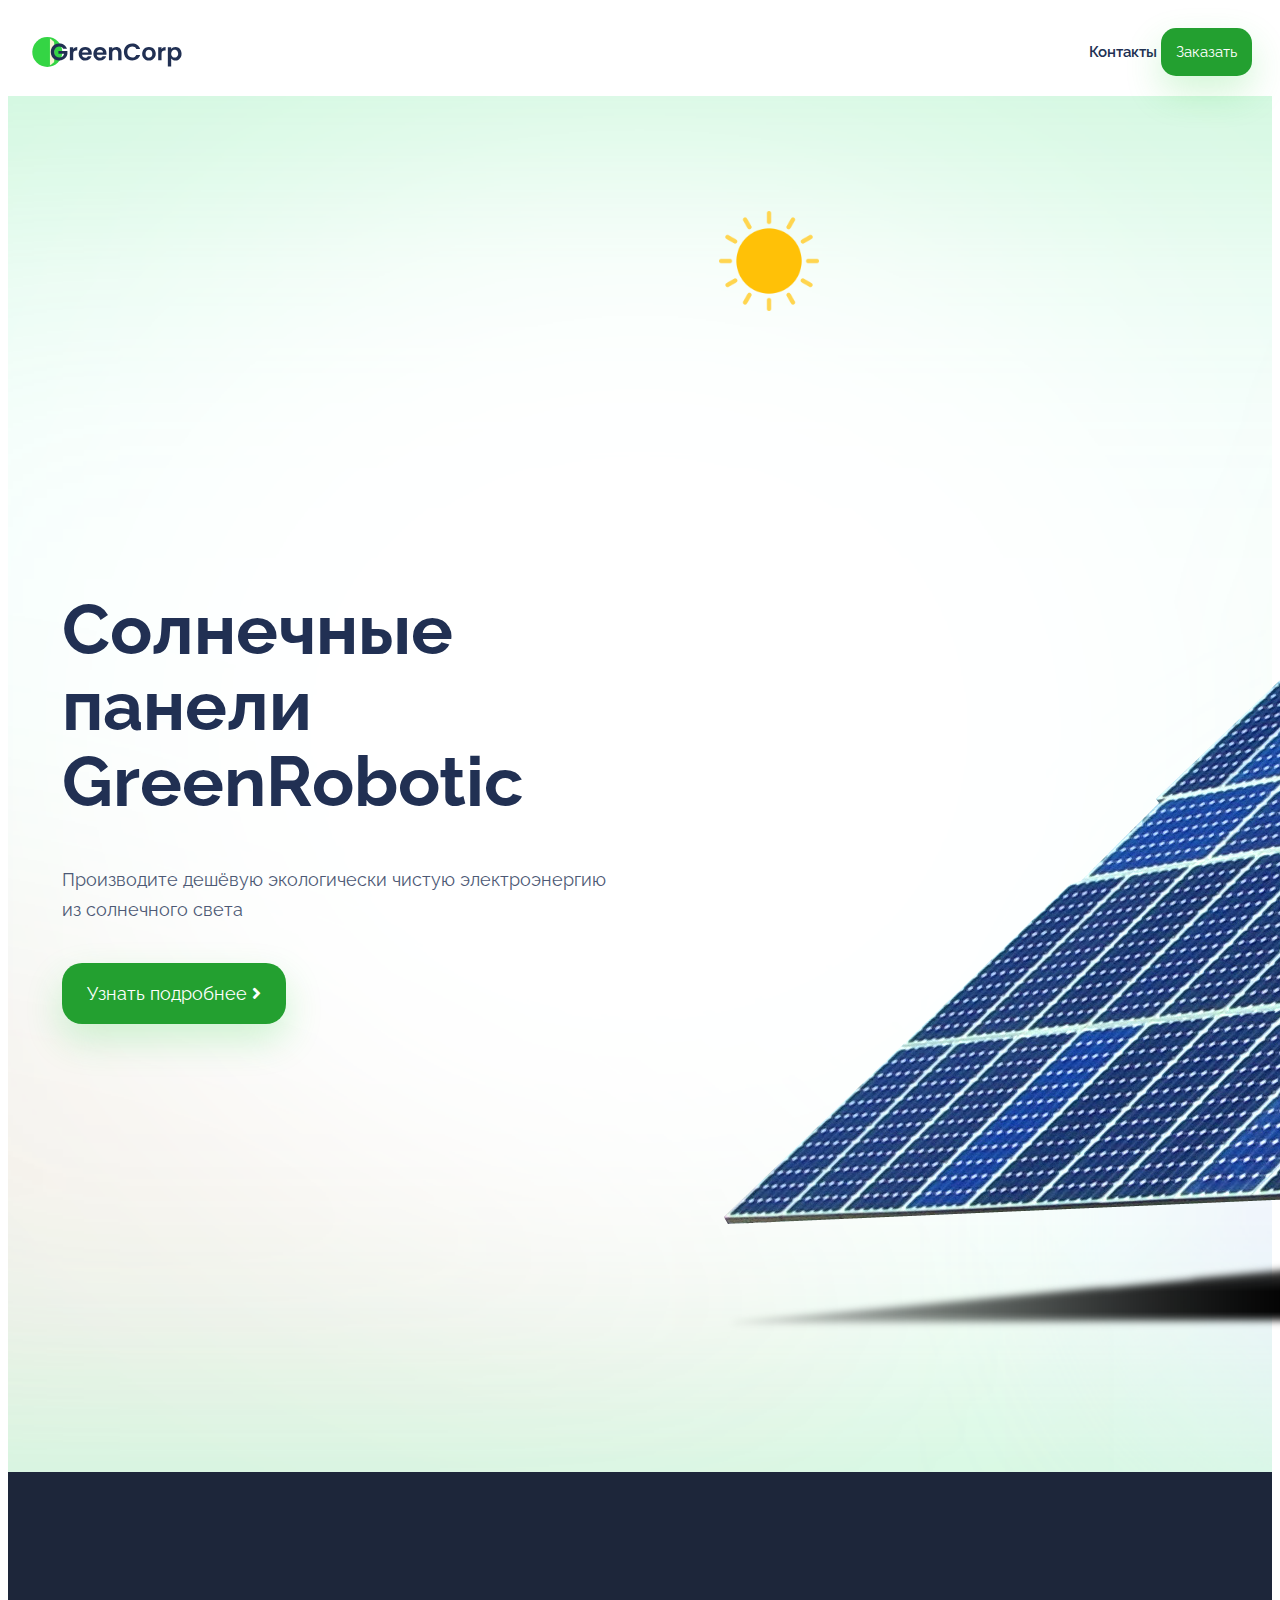
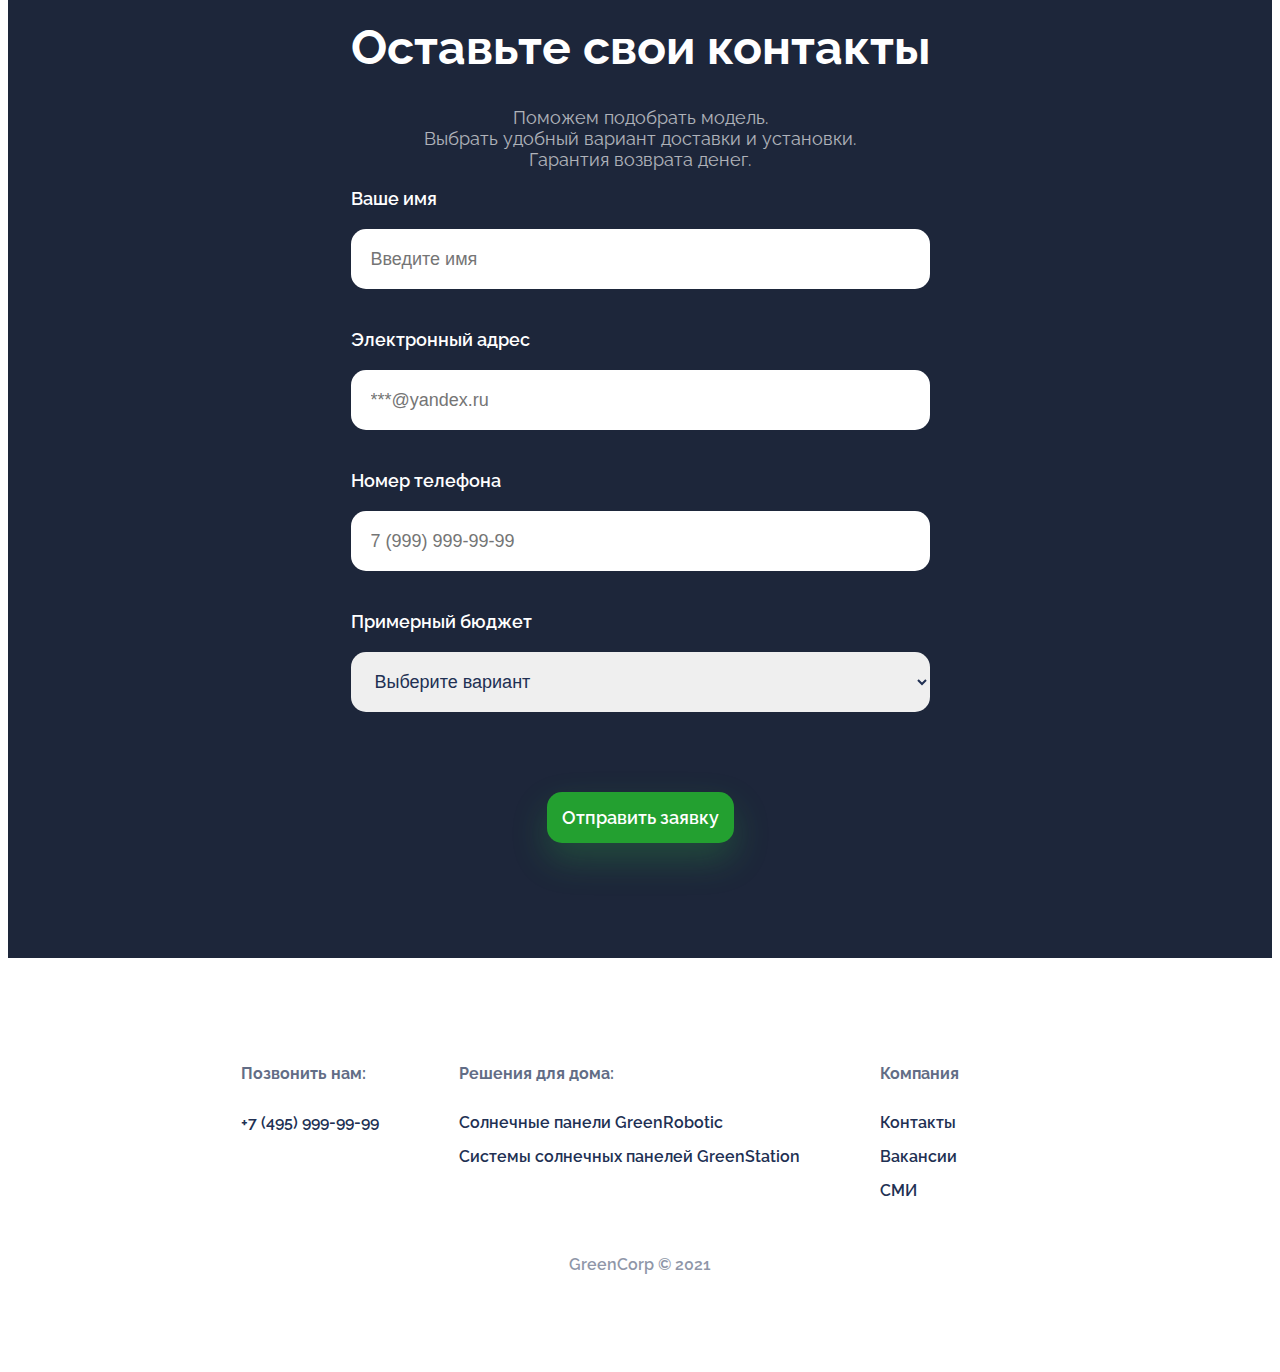
<file: -/2/index.html>
<!DOCTYPE html>
<html lang="ru">

 <head>
    <meta charset='utf-8'>
    <meta http-equiv='X-UA-Compatible' content='IE=edge'>
    <title>Солнечные батареи GreenCorp</title>
    <meta name='viewport' content='width=device-width, initial-scale=1'>
    <link rel='stylesheet' type='text/css' media='screen' href='main.css'>
    <!--<link rel='stylesheet' href='all.min.css'>-->
    <link href="https://fonts.googleapis.com/css2?family=Raleway:wght@100;300;400;500;600;700;800&display=swap" rel="stylesheet">
    <!--<script src='all.min.js'></script>-->

    <link rel="stylesheet" href="https://cdnjs.cloudflare.com/ajax/libs/font-awesome/5.15.4/css/all.min.css" 
integrity="sha512-1ycn6IcaQQ40/MKBW2W4Rhis/DbILU74C1vSrLJxCq57o941Ym01SwNsOMqvEBFlcgUa6xLiPY/NS5R+E6ztJQ==" crossorigin="anonymous" referrerpolicy="no-referrer">
    <link rel="stylesheet" href="https://cdnjs.cloudflare.com/ajax/libs/animate.css/4.1.1/animate.min.css"/>
 
</head>

 <body>
<header>
        <img class="header__logo" src='img/logo.svg'>
        <div class="header__controls">
            <a href="#contacts">Контакты</a>
            <button>Заказать</button>
          </div>
      </header>

<section class="about">
  <div class="about__info animate_animated animate_fadeInLeft animate_slow">
    <h1>Солнечные панели GreenRobotic</h1>
    <p>Производите дешёвую экологически чистую электроэнергию из солнечного света</p>
    <button>Узнать подробнее <i class="fas fa-angle-right"></i></button>
  </div>
  <div class="about__images animate_animated animate_fadeInRight animate_slow">
    <img class="about__sun-image" src="img/sun.png">
    <img class="about__image" src="img/solar-panel.png">
  </div>
</section>

<section class="form">
    <div class="form__containter">
        <h1>Оставьте свои контакты</h1>
        <p>Поможем подобрать модель. <br> Выбрать удобный вариант доставки и установки. <br> Гарантия возврата денег.</p>
   
    <!--
    <input name="search" placeholder="Введите значение">
    <input type="submit" value="Искать">
    <input type="email" placeholder="Введите почту">
    <input type="password" placeholder="Введите пароль">
    <input type="number">
    <input type="tel">
    -->

    <!--
    <p>
        <input type="text" placeholder="Введите логин">
    </p>
    <p>
        <input type="email" placeholder="Введите почту">
    </p>
    <p>
        <input type="password" placeholder="Введите пароль">
    </p>
    <p>
        <input type="number" placeholder="Введите число">
    </p>
    <p>
        <input type="tel" placeholder="Введите телефон">
    </p>
    <p>
        <textarea rows="5" placeholder="Введите комментарий"></textarea>
    </p>
    -->

    <div class="form__group">
        <label for="name">Ваше имя</label>
        <input type="text" placeholder="Введите имя" id="name">
    </div>
    <div class="form__group">
        <label for="email">Электронный адрес</label>
        <input type="email" placeholder="***@yandex.ru" id="email">
    </div>
    <div class="form__group">
        <label for="phone">Номер телефона</label>
        <input type="tel" placeholder="7 (999) 999-99-99" id="phone">
    </div>
    <div class="form__group">
        <label for="budget">Примерный бюджет</label>
        <select id="budget">
            <option>
              Выберите вариант
            </option>
            <option value="10 - 30">
              10 000₽ - 30 000₽
            </option>
            <option value="30 - 60">
              30 000₽ - 60 000₽
            </option>
            <option value="60 - 100">
              60 000₽ - 100 000₽
            </option>
            <option value="100+">
              100 000₽
            </option>
          </select>
    </div>
    <button type="submit" class="form__submit">
        Отправить заявку
    </button>
 </form>

</div>
</section>

 </body>

 <footer>
    <div class="footer__container">
        <div class="footer__group">
            <h3>Позвонить нам:</h3>
            <div class="footer__links">
                <a href="tel:74959999999">+7 (495) 999-99-99</a>
            </div>
        </div>
        <div class="footer__group">
            <h3>Решения для дома:</h3>
            <div class="footer__links">
                <a href="#">Солнечные панели GreenRobotic</a>
                <a href="#">Системы солнечных панелей GreenStation</a>
            </div>
        </div>
        <div class="footer__group">
            <h3>Компания</h3>
  
            <div class="footer__links">
                <a href="#">Контакты</a>
                <a href="#">Вакансии</a>
                <a href="#">СМИ</a>
            </div>
        </div>
    </div>
  
    <div class="footer__copy">
        GreenCorp © 2021
    </div>
 </footer>

 </html>
</file>
<file: -/2/main.css>
body {
   font-family: 'Raleway', sans-serif;
   color: #213053;
 }
  
 header {
   display: flex;
   justify-content: space-between;
   align-items: center;
   padding: 20px;
   position: sticky;
   top: 0;
   background-color: #ffffff;
   z-index:1;
 }

 .header__logo {
   height: 30px;
 }

 a {
   text-decoration: none;
   color: #213053;
 }

 header a {
   font-size: 15px;
   font-weight: 600;
 }

 button {
   font-family: 'Raleway', sans-serif;
   font-size: 15px;
   color: #fff;
   background-color: #23a030;
   border: none;
   border-radius: 15px;
   cursor: pointer;
   box-shadow: 0 16px 36px rgb(52 213 68 / 22%);
   padding: 15px;
 }

 .about__images {
   width: 500px;
 }
  
 .about__sun-image {
   width: 100px;
   height: 100px;
   animation-name:rotation;
   animation-duration:10s;
   animation-iteration-count:infinite;
   animation-timing-function:linear;
   position: absolute;	
   }

 @keyframes rotation {
   0%{
      transform: rotate(0deg);
    }
  
    100%{
      transform: rotate(360deg);
    }
}

 .about {
   display: flex;
   align-items: center;
   justify-content: space-around;
   padding-bottom: 115px;
   padding-top: 115px;
 }

 .about h1 {
   font-size: 70px;
   line-height: 76px;
 }
  
 .about p {
   font-size: 18px;
   line-height: 30px;
   opacity: 0.8;
 }
  
 .about button {
   font-size: 18px;
   padding: 20px 25px;
   border-radius: 20px;
   margin-top: 20px;
 }

 .about__info {
   max-width: 550px;
 }

 .about {
   /* ... */
   background: url('img/back.png') no-repeat;
   background-position: center;
   background-size: cover;
 }

.form {
    background-color: #1D263A;
    color: #fff;
    padding-top: 115px;
    padding-bottom: 115px;
    text-align: center;
    display: flex;
    justify-content: center;
 }
  
 .form h1 {
    font-size: 48px;
 }
  
 .form p {
    font-size: 18px;
    opacity: 0.65;
 }

 .form__group {
    display: flex;
    flex-direction: column;
    text-align: left;
    margin-bottom:40px; /*мое*/
 }

 .form form {
    margin-top: 60px;
    display: grid;
    grid-gap: 20px;
 }

 .form label {
    font-weight: 600;
    font-size: 18px;
    margin-bottom: 20px;
 }

 .form input, .form select {
    border: none;
    border-radius: 15px;
    padding: 0px 20px;
    outline: none;
    font-size: 18px;
    color: #213053;
    height: 60px;
 }

 .form__submit {
    margin-top: 40px;
    font-weight: 600;
    font-size: 18px;
 }

 button:hover {
    background-color: #f6980c;
    box-shadow: 0 16px 36px rgba(246 152 12 / 20%);
    transition: background-color 0.3s ease-in;
 }

 footer {
    padding: 90px 20px;
    font-size: 16px;  
    font-weight: 600;
 }
  
 .footer__container {
    display: flex;
    justify-content: center;
 }
  
 .footer__copy {
    text-align: center;
    opacity: 0.5;
    margin-top: 40px;
 }

 .footer__group {
    margin-right: 80px;
 }
  
 footer h3 {
    opacity: 0.7;
    font-size: 16px;
    margin-bottom: 30px;
 }
  
 .footer__links {
    display: flex;
    flex-direction: column;
 }
  
 .footer__links a {
    margin-bottom: 15px;
 }



 /* Планшеты */
 @media (max-width: 1024px) {
   .about {
       padding: 115px 20px;
   }
 
   .about h1 {
       font-size: 36px;
       line-height: 40px;
   }
 
   .about__image {
       width: 280px;
   }
 
   .about__sun-image {
       width: 75px;
       height: 75px;
   }
}
 
/* Мобильные устройства */
@media (max-width: 720px) {
   header {
       padding: 10px;
   }
 
   .header__logo {
       height: 20px;
   }
 
   header a {
       margin-right: 10px;
   }
 
   .about {
       flex-direction: column-reverse;
       padding: 50px 10px;
   }
 
   .about h1 {
       font-size: 36px;
       line-height: 40px;
   }
 
   .about__image {
       width: 280px;
   }
 
   .about__sun-image {
       width: 75px;
       height: 75px;
   }
 
   .form {
       padding: 50px 10px;
   }
 
   .form h1 {
       font-size: 36px;
   }
 
   footer {
       padding: 50px 10px;
   }
 
   .footer__container {
       flex-direction: column;
   }
}
</file>
